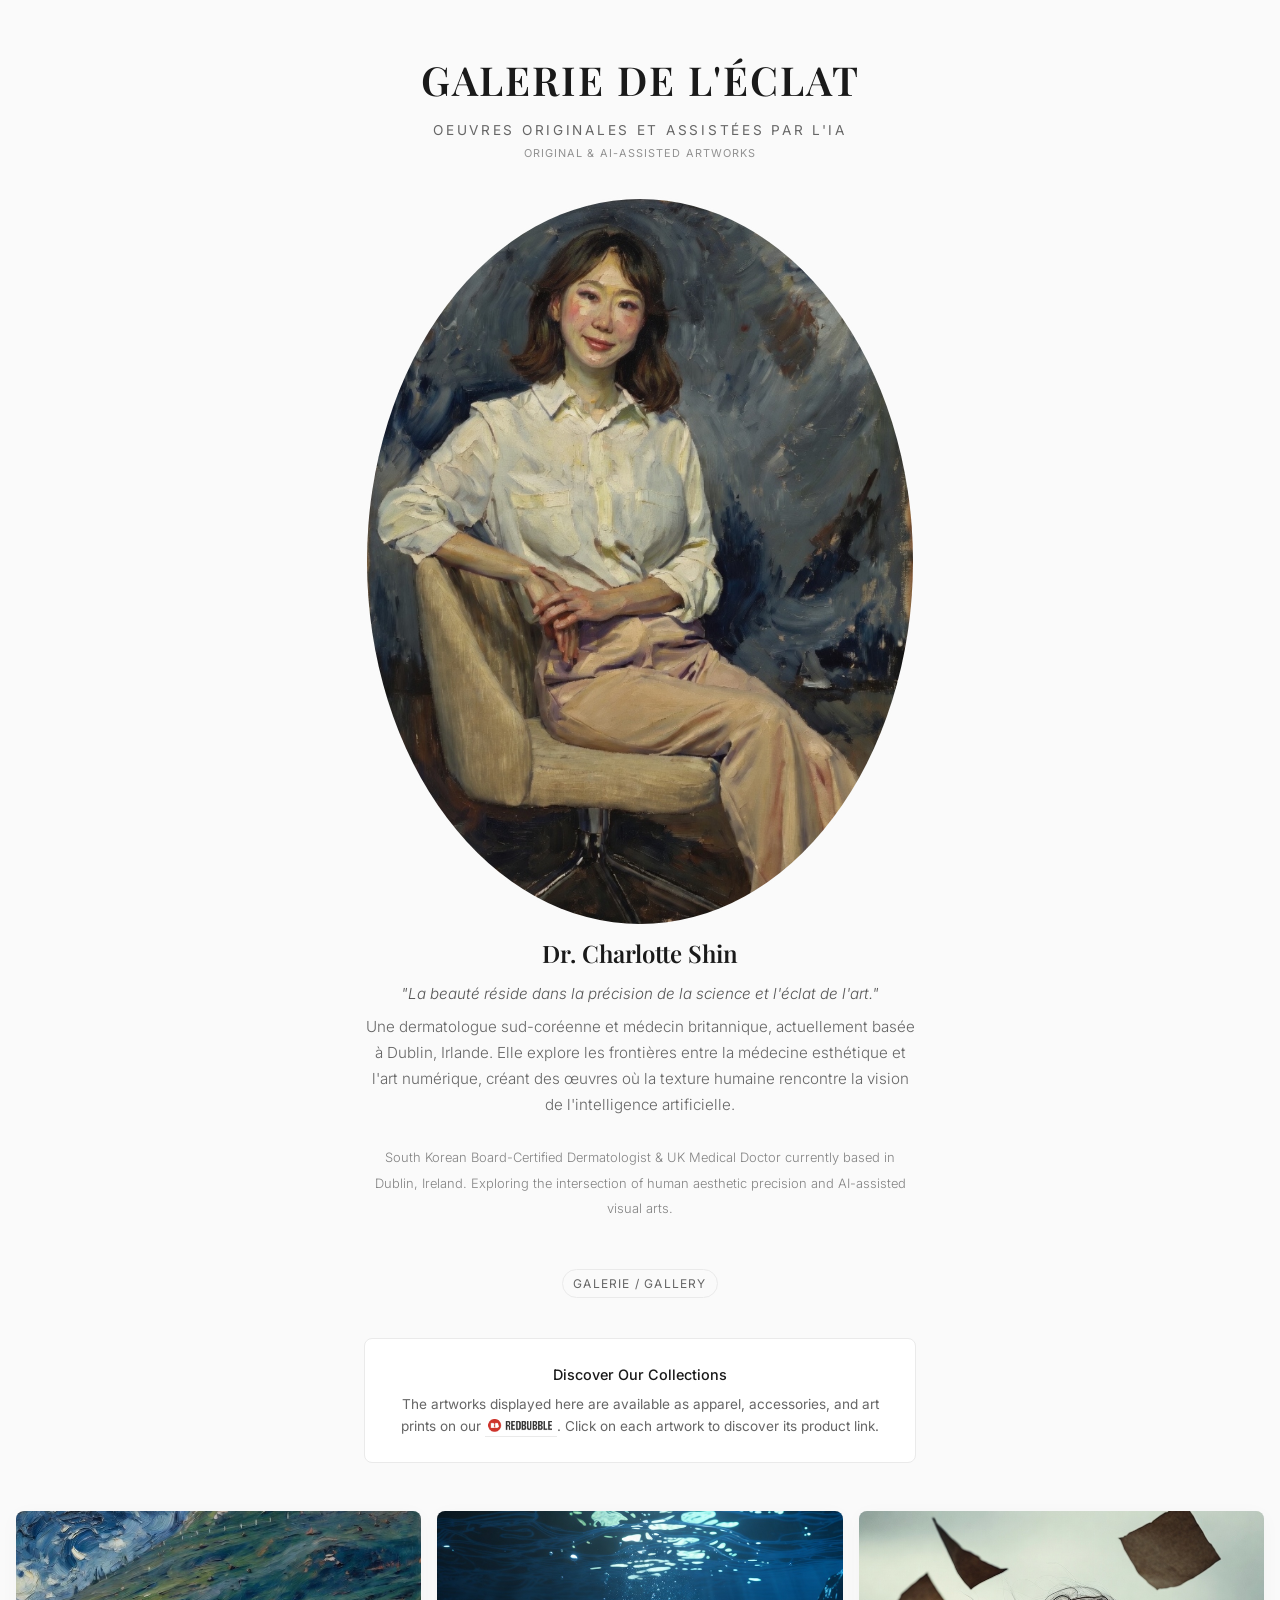
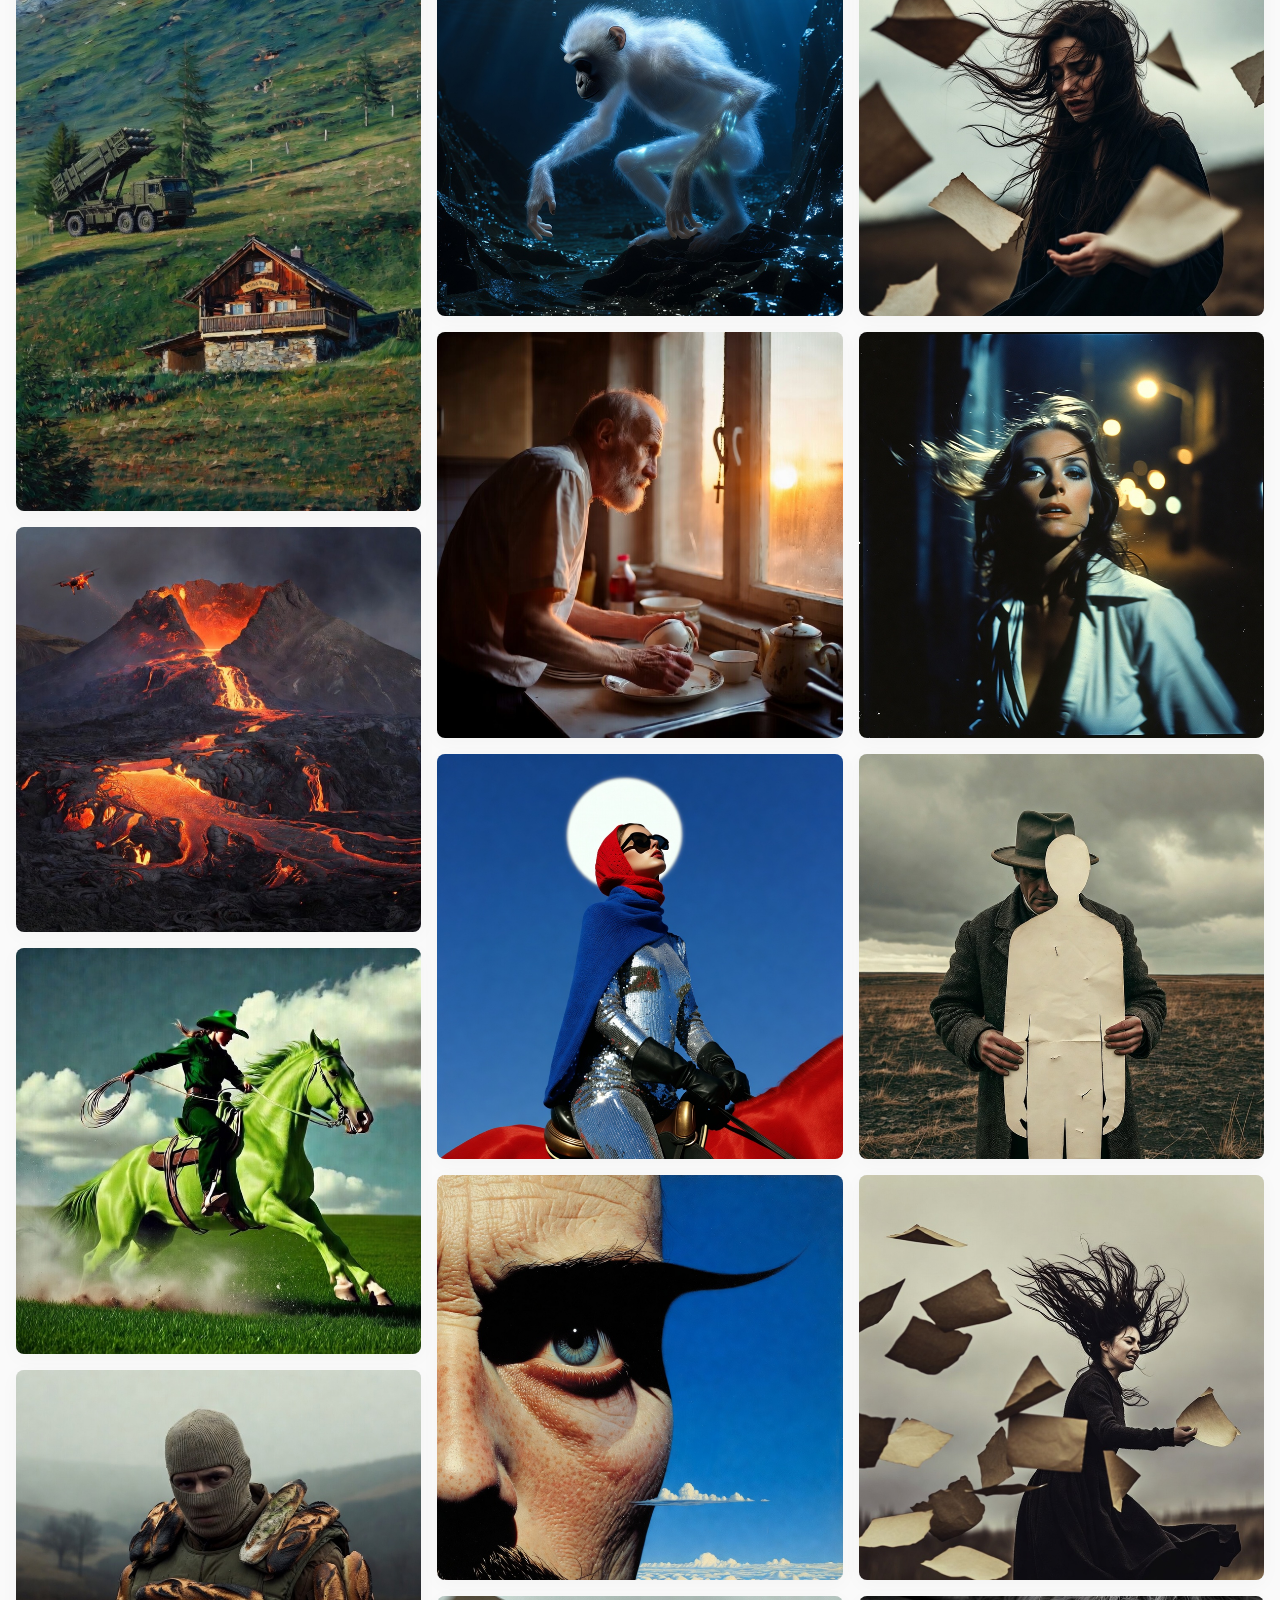
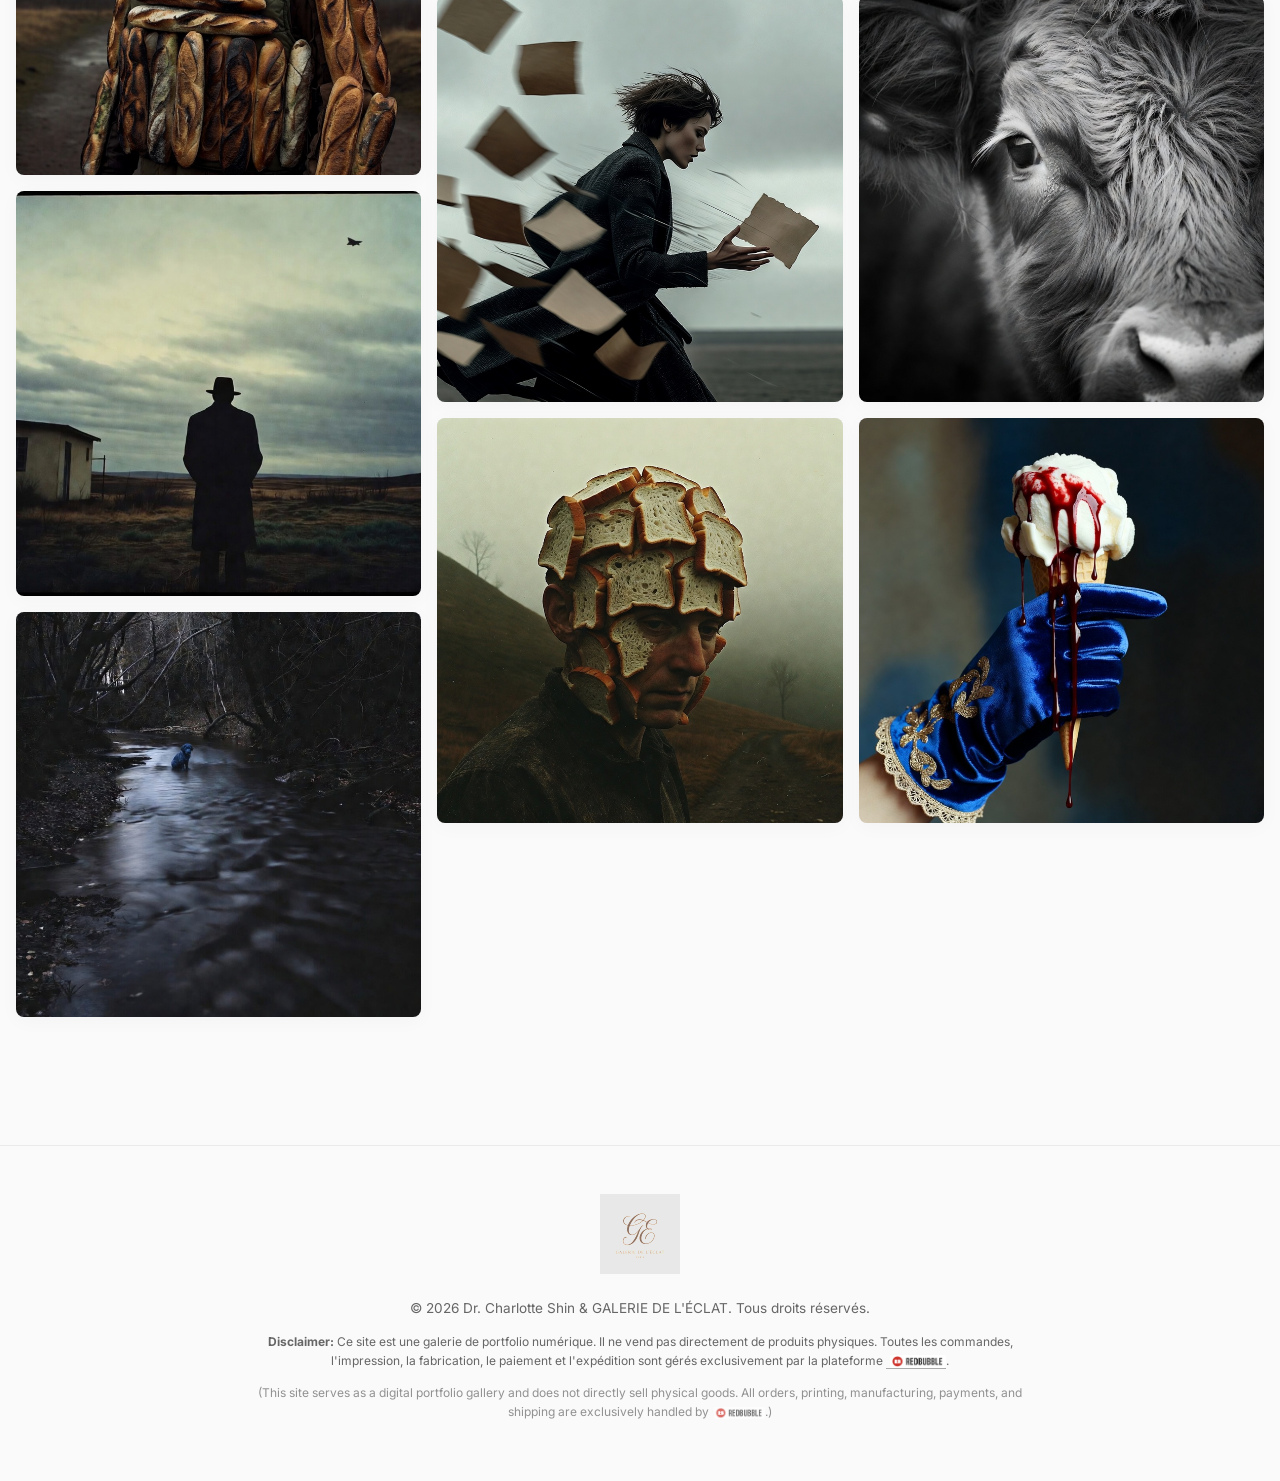
<file: index.html>
<!DOCTYPE html>
<html lang="fr" class="antialiased">
<head>
    <meta charset="UTF-8">
    <meta name="viewport" content="width=device-width, initial-scale=1.0">
    <title>GALERIE DE L'ÉCLAT | The Glow Gallery</title>
    <link rel="stylesheet" href="style.css">
</head>
<body>

    <!-- Header Section -->
    <header>
        <h1 class="brand-title">GALERIE DE L'ÉCLAT</h1>
        <p class="brand-subtitle">Oeuvres Originales et Assistées par l'IA<br><span style="font-size: 0.8em; letter-spacing: 0.1em; opacity: 0.7;">Original & AI-Assisted Artworks</span></p>
    </header>

    <!-- Artist Profile Section -->
    <section class="profile-section">
        <div class="profile-image-container">
            <!-- Uses the recently updated Author Avatar -->
            <img src="author_profile_v2.jpg" alt="Dr. Charlotte Shin" id="author-avatar" class="profile-avatar" style="cursor: pointer;" onerror="this.src='https://via.placeholder.com/150/222222/ffffff?text=Charlotte'">
        </div>
        <h2 class="profile-name">Dr. Charlotte Shin</h2>
        <p class="profile-bio" style="font-style: italic; margin-bottom: 0.5rem; color: #555;">
            "La beauté réside dans la précision de la science et l'éclat de l'art."
        </p>
        <p class="profile-bio">
            Une dermatologue sud-coréenne et médecin britannique, actuellement basée à Dublin, Irlande. Elle explore les frontières entre la médecine esthétique et l'art numérique, créant des œuvres où la texture humaine rencontre la vision de l'intelligence artificielle.<br><br>
            <span style="font-size: 0.85em; opacity: 0.8;">South Korean Board-Certified Dermatologist & UK Medical Doctor currently based in Dublin, Ireland. Exploring the intersection of human aesthetic precision and AI-assisted visual arts.</span>
        </p>
        <div class="profile-tags">
            <span class="tag">Galerie / Gallery</span>
        </div>
        
        <div class="shop-notice" style="margin-top: 2.5rem; padding: 1.5rem; border: 1px solid var(--border-color); border-radius: 8px; background-color: #fff;">
            <p style="font-family: var(--font-sans); font-size: 0.9rem; color: var(--text-primary); margin-bottom: 0.5rem; font-weight: 500;">
                Discover Our Collections
            </p>
            <p style="font-family: var(--font-sans); font-size: 0.85rem; color: var(--text-secondary); line-height: 1.6;">
                The artworks displayed here are available as apparel, accessories, and art prints on our <strong><a href="https://www.redbubble.com/" target="_blank" rel="noopener noreferrer" style="color: var(--text-primary); text-decoration: none; border-bottom: 1px solid var(--border-color); padding-bottom: 2px;"><img src="logo_redbubble.png" alt="REDBUBBLE" style="height: 1.25em; vertical-align: text-bottom; border-radius: 4px;"></a></strong>. Click on each artwork to discover its product link.
            </p>
        </div>
    </section>

    <!-- Masonry Gallery Section -->
    <main class="gallery-container" id="gallery-container">
        <!-- Gallery items injected by script.js -->
    </main>

    <!-- Lightbox Modal for Gallery Artworks -->
    <div id="lightbox-modal" class="modal">
        <span class="modal-close" id="modal-close">&times;</span>
        <div class="modal-content">
            <div class="modal-image-container">
                <img id="modal-img">
            </div>
            <div class="modal-details" id="modal-details">
                <h3 id="modal-title"></h3>
                <p id="modal-category" style="font-style: italic; color: #888; font-size: 0.9em; margin-bottom: 0.5rem;"></p>
                <p id="modal-desc"></p>
                <div style="display: flex; gap: 10px; margin-top: auto; align-self: flex-start; align-items: center; justify-content: flex-start; flex-wrap: wrap;">
                    <button class="rb-btn" onclick="document.getElementById('modal-close').click();" style="background: transparent; color: var(--text-primary); border: 1px solid var(--border-color); display: inline-flex; align-items: center; justify-content: center; padding: 10px 20px; font-weight: 600; cursor: pointer;">&#8592; BACK TO GALLERY</button>
                    <a id="modal-link" href="#" target="_blank" class="rb-btn" style="display: inline-flex; align-items: center; justify-content: center; gap: 8px;">GET IT ON <img src="logo_redbubble.png" alt="REDBUBBLE" style="height: 16px; border-radius: 4px;"></a>
                </div>
            </div>
        </div>
    </div>

    <!-- Author Profile Modal -->
    <div id="author-modal" class="modal">
        <span class="author-modal-close" style="position: absolute; top: 15px; right: 25px; color: #fff; font-size: 35px; font-weight: 300; cursor: pointer; transition: 0.3s; z-index: 1001;">&times;</span>
        <div class="modal-content" style="max-width: 900px;">
            <div class="modal-image-container">
                <img src="author_profile_v2.jpg" id="author-modal-img">
            </div>
            <div class="modal-details" id="author-modal-details" style="display: flex; flex-direction: column; justify-content: center;">
                <h3 style="font-family: 'Playfair Display', serif; font-size: 2rem; margin-bottom: 0.2rem; color: #fff;">Dr. Charlotte Shin</h3>
                <p style="font-style: italic; color: #aaa; font-size: 0.9em; margin-bottom: 1.5rem; letter-spacing: 1px;">Scientific Precision & Visionary Aesthetics</p>
                <p style="color: #ccc; line-height: 1.6; font-size: 0.95em;">
                    <strong>Curriculum Vitae / Parcours</strong><br><br>
                    Dr. Charlotte Shin est une spécialiste en dermatologie originaire de Corée du Sud et un médecin qualifié au Royaume-Uni. Actuellement résidente à Dublin, en Irlande, elle mène une carrière hybride unique où son expertise clinique sur la structure et la texture de la peau rencontre sa passion pour les arts visuels assistés par l'IA.<br><br>
                    Son œuvre "L'Atelier Antigravity" est une méditation visuelle sur la frontière entre la biologie humaine et les algorithmes génératifs, incarnant l'esthétique d'une science perfectionnée.<br><br>
                    <span style="opacity: 0.8; font-size: 0.9em;">(Dr. Charlotte Shin is a South Korean Board-Certified Dermatologist and a UK Medical Doctor currently based in Dublin. She leads a unique hybrid discipline combining her clinical expertise in skin physiology with her passion for AI-assisted visual arts.)</span>
                </p>
            </div>
        </div>
    </div>

    <!-- Footer / Disclaimer -->
    <footer class="gallery-footer">
        <div class="footer-content">
            <img src="logo.png" alt="Galerie de L'Éclat Logo" class="footer-logo" onerror="this.style.display='none'">
            <p>&copy; 2026 Dr. Charlotte Shin &amp; GALERIE DE L'ÉCLAT. Tous droits réservés.</p>
            <p class="disclaimer">
                <strong>Disclaimer:</strong> Ce site est une galerie de portfolio numérique. Il ne vend pas directement de produits physiques. Toutes les commandes, l'impression, la fabrication, le paiement et l'expédition sont gérés exclusivement par la plateforme <a href="https://www.redbubble.com" target="_blank" rel="noopener noreferrer" style="color: inherit; text-decoration: none; font-weight: 600; border-bottom: 1px solid #aaa;"><img src="logo_redbubble.png" alt="REDBUBBLE" style="height: 1.1em; vertical-align: text-bottom; margin-left: 4px; border-radius: 2px;"></a>.
            </p>
            <p class="disclaimer" style="opacity: 0.7;">
                (This site serves as a digital portfolio gallery and does not directly sell physical goods. All orders, printing, manufacturing, payments, and shipping are exclusively handled by <img src="logo_redbubble.png" alt="REDBUBBLE" style="height: 1em; vertical-align: text-bottom; margin-left: 2px; border-radius: 2px;">.)
            </p>
        </div>
    </footer>

    <script src="gallery_data.js"></script>
    <script src="script.js"></script>
</body>
</html>
</file>
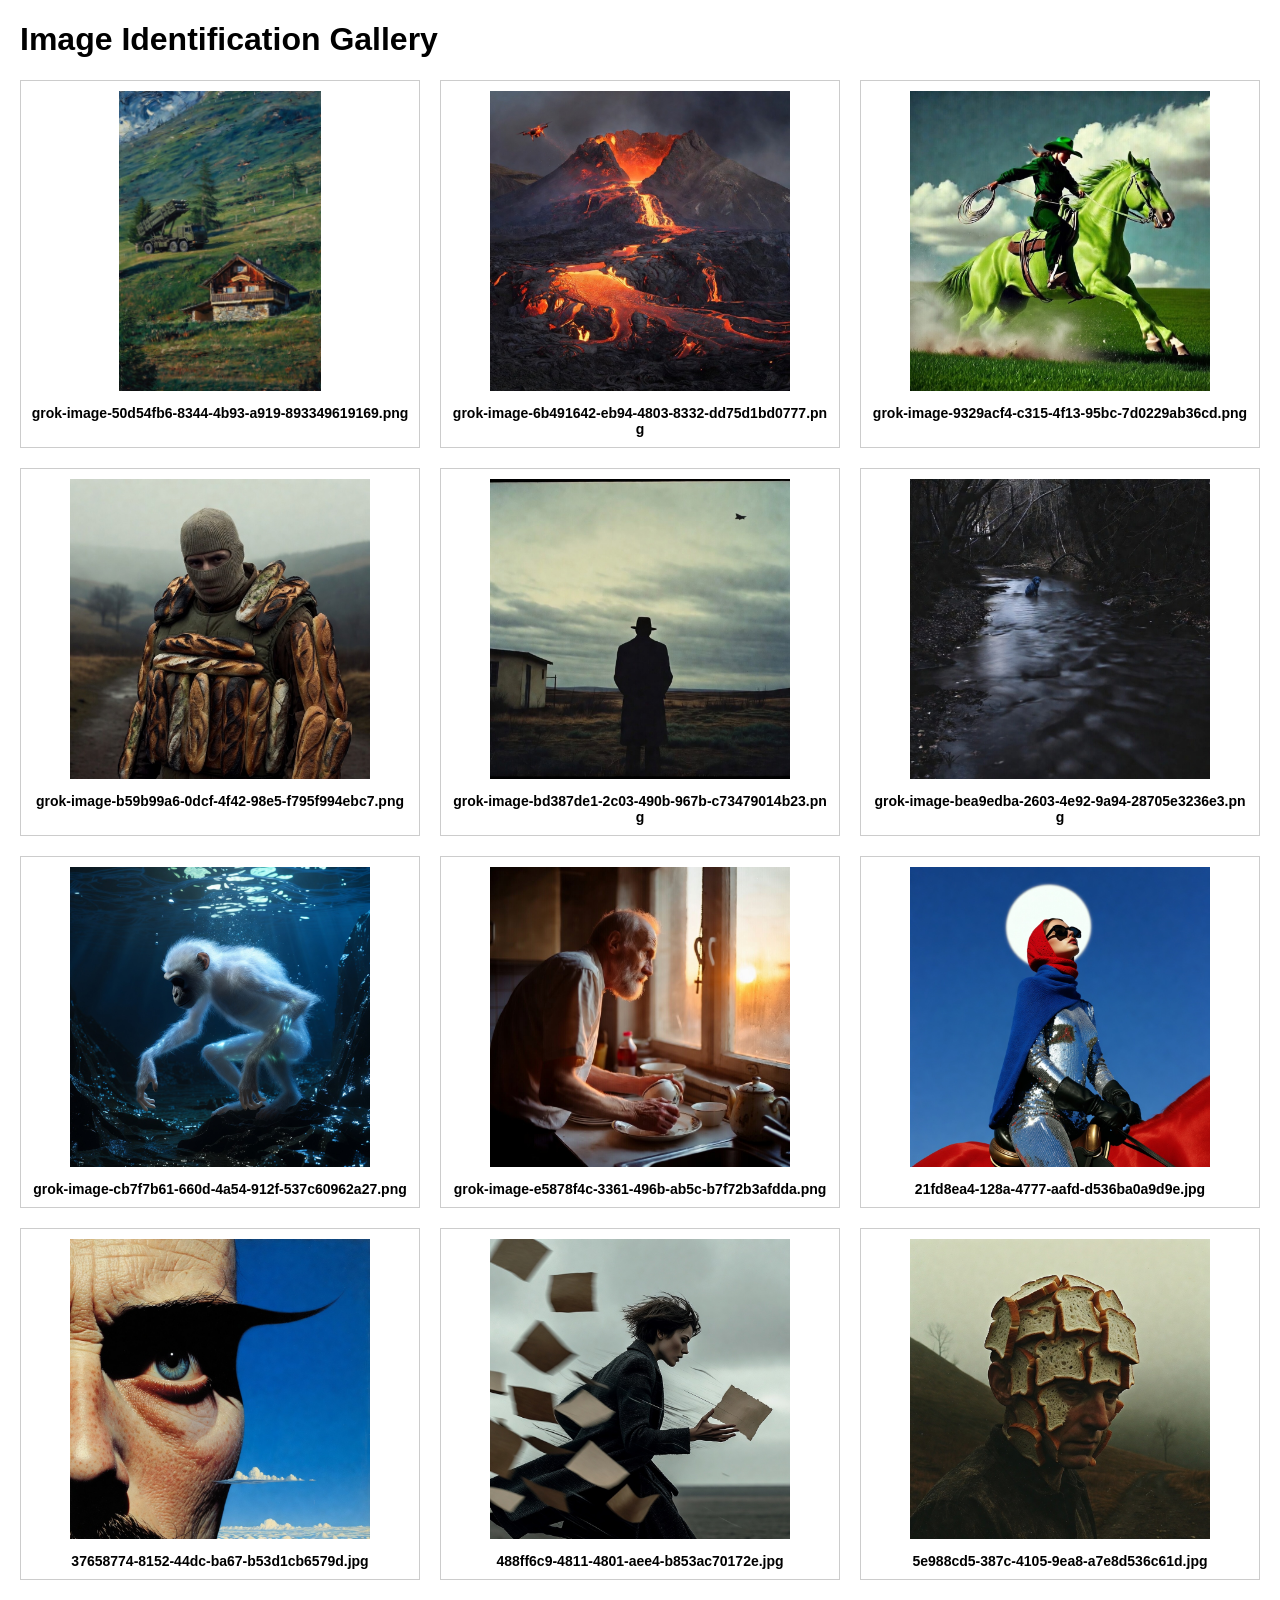
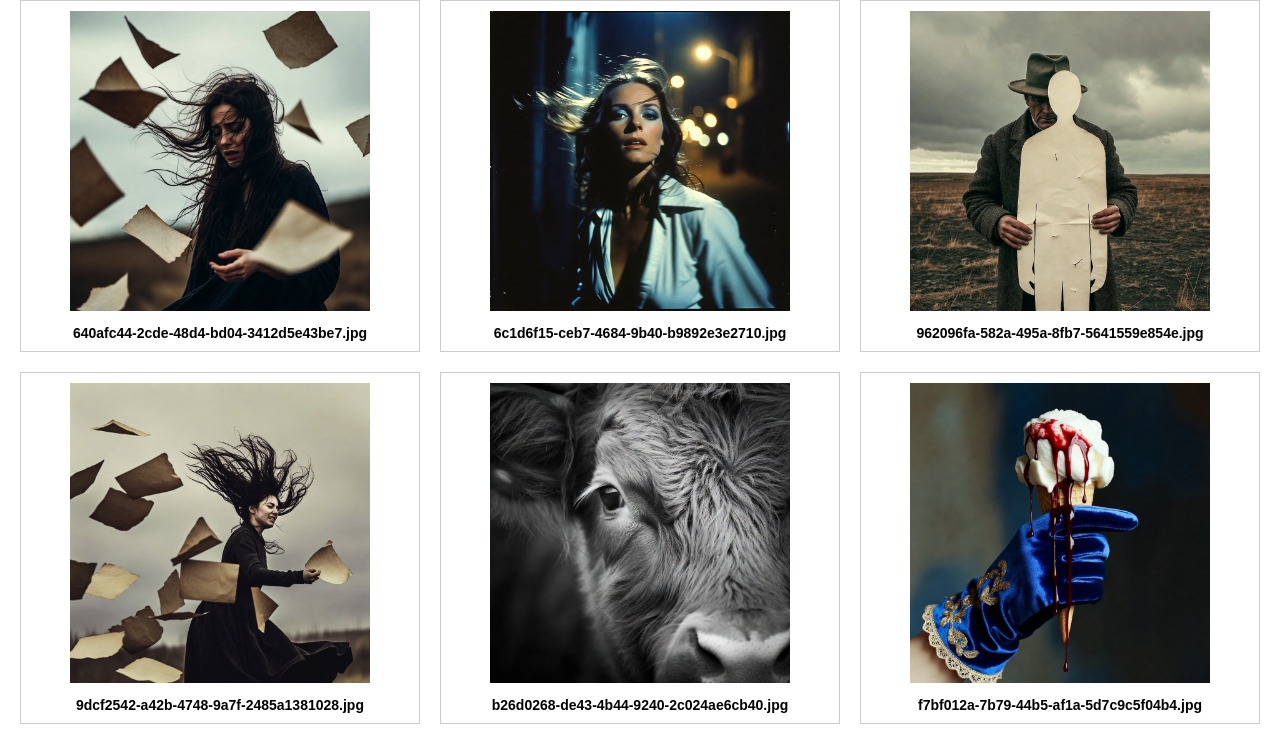
<file: preview.html>
<!DOCTYPE html>
<html>
<head>
    <meta charset="utf-8">
    <title>Gallery Preview</title>
    <style>
        body { font-family: sans-serif; background: #fff; margin: 20px; }
        .grid { display: grid; grid-template-columns: repeat(3, 1fr); gap: 20px; }
        .item { border: 1px solid #ccc; padding: 10px; text-align: center; }
        img { max-width: 100%; height: 300px; object-fit: contain; }
        .filename { word-break: break-all; font-weight: bold; font-size: 14px; margin-top: 10px; }
    </style>
</head>
<body>
    <h1>Image Identification Gallery</h1>
    <div class="grid" id="grid"></div>
    <script>
        const images = [
            "grok-image-50d54fb6-8344-4b93-a919-893349619169.png",
            "grok-image-6b491642-eb94-4803-8332-dd75d1bd0777.png",
            "grok-image-9329acf4-c315-4f13-95bc-7d0229ab36cd.png",
            "grok-image-b59b99a6-0dcf-4f42-98e5-f795f994ebc7.png",
            "grok-image-bd387de1-2c03-490b-967b-c73479014b23.png",
            "grok-image-bea9edba-2603-4e92-9a94-28705e3236e3.png",
            "grok-image-cb7f7b61-660d-4a54-912f-537c60962a27.png",
            "grok-image-e5878f4c-3361-496b-ab5c-b7f72b3afdda.png",
            "21fd8ea4-128a-4777-aafd-d536ba0a9d9e.jpg",
            "37658774-8152-44dc-ba67-b53d1cb6579d.jpg",
            "488ff6c9-4811-4801-aee4-b853ac70172e.jpg",
            "5e988cd5-387c-4105-9ea8-a7e8d536c61d.jpg",
            "640afc44-2cde-48d4-bd04-3412d5e43be7.jpg",
            "6c1d6f15-ceb7-4684-9b40-b9892e3e2710.jpg",
            "962096fa-582a-495a-8fb7-5641559e854e.jpg",
            "9dcf2542-a42b-4748-9a7f-2485a1381028.jpg",
            "b26d0268-de43-4b44-9240-2c024ae6cb40.jpg",
            "f7bf012a-7b79-44b5-af1a-5d7c9c5f04b4.jpg"
        ];
        
        const grid = document.getElementById("grid");
        images.forEach(filename => {
            const div = document.createElement("div");
            div.className = "item";
            div.innerHTML = `<img src="visualizations/${filename}"><div class="filename">${filename}</div>`;
            grid.appendChild(div);
        });
    </script>
</body>
</html>
</file>
<file: style.css>
@import url('https://fonts.googleapis.com/css2?family=Inter:wght@300;400;500;600&family=Playfair+Display:ital,wght@0,400;0,600;0,700;1,400&display=swap');

:root {
  --bg-color: #fafafa;
  --text-primary: #1a1a1a;
  --text-secondary: #666666;
  --border-color: #eaeaea;
  --accent-color: #d4af37; /* Subtle gold for premium feel */
  --font-serif: 'Playfair Display', serif;
  --font-sans: 'Inter', -apple-system, BlinkMacSystemFont, sans-serif;
  --spacing-unit: 8px;
  --transition-smooth: all 0.4s cubic-bezier(0.16, 1, 0.3, 1);
}

* {
  box-sizing: border-box;
  margin: 0;
  padding: 0;
}

body {
  font-family: var(--font-sans);
  background-color: var(--bg-color);
  color: var(--text-primary);
  line-height: 1.6;
  -webkit-font-smoothing: antialiased;
}

/* Header & Navigation */
header {
  padding: calc(var(--spacing-unit) * 6) calc(var(--spacing-unit) * 4) calc(var(--spacing-unit) * 4);
  text-align: center;
  position: relative;
  background: linear-gradient(to bottom, rgba(250,250,250,1) 80%, rgba(250,250,250,0));
  z-index: 10;
}

.brand-title {
  font-family: var(--font-serif);
  font-size: 2.5rem;
  font-weight: 600;
  letter-spacing: 0.05em;
  margin-bottom: calc(var(--spacing-unit) * 1);
  color: var(--text-primary);
}

.brand-subtitle {
  font-family: var(--font-sans);
  font-size: 0.85rem;
  letter-spacing: 0.2em;
  text-transform: uppercase;
  color: var(--text-secondary);
  font-weight: 400;
}

.profile-section {
  max-width: 600px;
  margin: 0 auto calc(var(--spacing-unit) * 6);
  padding: 0 calc(var(--spacing-unit) * 3);
  text-align: center;
}

.profile-avatar-container {
  width: 120px;
  height: 120px;
  margin: 0 auto calc(var(--spacing-unit) * 3);
  border-radius: 50%;
  padding: 3px;
  background: linear-gradient(45deg, #f09433 0%, #e6683c 25%, #dc2743 50%, #cc2366 75%, #bc1888 100%); 
  /* Instagram style gradient border effect */
}

.profile-avatar {
  width: 100%;
  height: 100%;
  border-radius: 50%;
  object-fit: cover;
  border: 3px solid var(--bg-color);
  background-color: var(--bg-color);
}

.profile-name {
  font-family: var(--font-serif);
  font-size: 1.5rem;
  font-weight: 600;
  margin-bottom: calc(var(--spacing-unit) * 1);
}

.profile-bio {
  font-family: var(--font-sans);
  font-size: 0.95rem;
  color: var(--text-secondary);
  font-weight: 300;
  line-height: 1.7;
}

.profile-tags {
  margin-top: calc(var(--spacing-unit) * 6);
  display: flex;
  justify-content: center;
  gap: calc(var(--spacing-unit) * 1.5);
  flex-wrap: wrap;
}

.tag {
  font-size: 0.75rem;
  text-transform: uppercase;
  letter-spacing: 0.1em;
  color: var(--text-secondary);
  background: transparent;
  padding: 4px 10px;
  border: 1px solid var(--border-color);
  border-radius: 20px;
}

/* Masonry Gallery Grid */
.gallery-container {
  max-width: 1400px;
  margin: 0 auto;
  padding: 0 calc(var(--spacing-unit) * 2) calc(var(--spacing-unit) * 10);
  column-count: 3;
  column-gap: calc(var(--spacing-unit) * 2);
}

.gallery-item {
  break-inside: avoid;
  margin-bottom: calc(var(--spacing-unit) * 2);
  position: relative;
  overflow: hidden;
  border-radius: 8px; /* Slight rounding for modern feel */
  cursor: pointer;
  background-color: var(--border-color); /* placeholder color before load */
  box-shadow: 0 4px 20px rgba(0,0,0,0.03);
  transform: translateY(0);
  transition: var(--transition-smooth);
}

.gallery-item img {
  width: 100%;
  height: auto;
  display: block;
  transition: var(--transition-smooth);
  object-fit: cover;
}

/* Hover Effects */
.gallery-item:hover {
  transform: translateY(-4px);
  box-shadow: 0 12px 30px rgba(0,0,0,0.1);
}

.gallery-item:hover img {
  transform: scale(1.03);
}

.gallery-overlay {
  position: absolute;
  top: 0; left: 0; right: 0; bottom: 0;
  background: linear-gradient(to top, rgba(0,0,0,0.6) 0%, rgba(0,0,0,0) 50%);
  opacity: 0;
  transition: var(--transition-smooth);
  display: flex;
  flex-direction: column;
  justify-content: flex-end;
  padding: calc(var(--spacing-unit) * 3);
  color: white;
}

.gallery-item:hover .gallery-overlay {
  opacity: 1;
}

.item-title {
  font-family: var(--font-serif);
  font-size: 1.25rem;
  margin-bottom: 4px;
}

.item-desc {
  font-family: var(--font-sans);
  font-size: 0.8rem;
  font-weight: 300;
  opacity: 0.9;
}

/* Lightbox / Modal */
.modal {
  position: fixed;
  top: 0; left: 0; width: 100%; height: 100%;
  background: rgba(250, 250, 250, 0.95);
  backdrop-filter: blur(10px);
  z-index: 1000;
  display: none;
  opacity: 0;
  transition: opacity 0.3s ease;
  overflow-y: auto;
  align-items: center;
  justify-content: center;
}

.modal.active {
  display: flex;
  opacity: 1;
}

.modal-close {
  position: fixed;
  top: 30px;
  right: 40px;
  background: none;
  border: none;
  font-size: 2rem;
  color: var(--text-primary);
  cursor: pointer;
  z-index: 1001;
  transition: transform 0.3s ease;
}

.modal-close:hover {
  transform: scale(1.1);
}

.modal-content {
  display: flex;
  flex-direction: column;
  background: white;
  border-radius: 12px;
  overflow: hidden;
  box-shadow: 0 20px 60px rgba(0,0,0,0.08);
  max-width: 900px;
  width: 90%;
  margin: auto;
  transform: translateY(20px);
  transition: transform 0.4s cubic-bezier(0.16, 1, 0.3, 1);
}

.modal.active .modal-content {
  transform: translateY(0);
}

@media (min-width: 768px) {
  .modal-content {
    flex-direction: row;
    max-height: 80vh;
  }
}

.modal-image-container {
  flex: 1.5;
  background: #f5f5f5;
  display: flex;
  align-items: center;
  justify-content: center;
  overflow: hidden;
  position: relative;
  min-height: 300px; /* Ensure container has height */
}

.modal-image-container img {
  width: 100%;
  height: 100%;
  object-fit: cover;
}

.modal-details {
  flex: 1;
  padding: calc(var(--spacing-unit) * 5);
  display: flex;
  flex-direction: column;
  justify-content: center;
  background: white;
}

.modal-title {
  font-family: var(--font-serif);
  font-size: 2.2rem;
  font-style: italic;
  font-weight: 500;
  color: var(--text-primary);
  margin-bottom: calc(var(--spacing-unit) * 1);
  line-height: 1.2;
}

.modal-category {
  font-family: var(--font-sans);
  font-size: 0.75rem;
  text-transform: uppercase;
  letter-spacing: 0.15em;
  color: #888;
  margin-bottom: calc(var(--spacing-unit) * 1.5);
  font-weight: 500;
}

.modal-description {
  font-family: var(--font-serif);
  font-size: 1.05rem;
  color: #444;
  line-height: 1.8;
  margin-bottom: calc(var(--spacing-unit) * 4);
}

.rb-btn {
  display: inline-block;
  background-color: var(--text-primary);
  color: white;
  text-decoration: none;
  padding: 14px 28px;
  font-family: var(--font-sans);
  font-size: 0.9rem;
  font-weight: 500;
  letter-spacing: 0.05em;
  border-radius: 30px;
  text-align: center;
  transition: var(--transition-smooth);
  border: 1px solid var(--text-primary);
}

.rb-btn:hover {
  background-color: white;
  color: var(--text-primary);
  box-shadow: 0 4px 15px rgba(0,0,0,0.1);
}

/* Footer / Disclaimer */
.gallery-footer {
  text-align: center;
  padding: calc(var(--spacing-unit) * 6) calc(var(--spacing-unit) * 3);
  background-color: var(--bg-color);
  border-top: 1px solid var(--border-color);
  margin-top: calc(var(--spacing-unit) * 6);
}

.footer-logo {
  max-width: 80px;
  height: auto;
  margin: 0 auto calc(var(--spacing-unit) * 3);
  display: block;
  opacity: 0.85;
  filter: sepia(0.35) hue-rotate(-15deg) contrast(1.15) brightness(0.9);
}

.footer-content {
  max-width: 800px;
  margin: 0 auto;
}

.gallery-footer p {
  font-family: var(--font-sans);
  font-size: 0.85rem;
  color: var(--text-secondary);
  margin-bottom: calc(var(--spacing-unit) * 1.5);
}

.gallery-footer .disclaimer {
  font-size: 0.75rem;
  line-height: 1.6;
}

.gallery-footer a {
  color: var(--text-primary);
  text-decoration: underline;
  transition: opacity 0.3s;
}

.gallery-footer a:hover {
  opacity: 0.7;
}

/* Responsive adjustments */
@media (max-width: 1024px) {
  .gallery-container { column-count: 2; }
}

@media (max-width: 768px) {
  .brand-title { font-size: 2rem; }
  .profile-name { font-size: 1.3rem; }
  .gallery-container { 
    column-count: 2; 
    gap: calc(var(--spacing-unit) * 1.5); 
    padding: 0 calc(var(--spacing-unit) * 1.5) calc(var(--spacing-unit) * 8);
  }
  .modal-close { top: 15px; right: 15px; font-size: 1.5rem; background: rgba(255,255,255,0.7); border-radius: 50%; width: 36px; height: 36px; display: flex; align-items: center; justify-content: center; }
  .author-modal-close { top: 15px !important; right: 15px !important; font-size: 28px !important; }
}

@media (max-width: 600px) {
  .gallery-container { column-count: 1; display: flex; flex-direction: column; }
  .gallery-item { margin-bottom: calc(var(--spacing-unit) * 2.5); width: 100%; }
  
  .modal-content { 
    max-height: 90vh; 
    flex-direction: column; 
    width: 92%; 
    overflow-y: auto; 
    -webkit-overflow-scrolling: touch; 
  }
  
  .modal-image-container { 
    min-height: 35vh; 
    max-height: 45vh; 
    flex: none; 
    position: relative;
  }
  
  .modal-details { 
    padding: calc(var(--spacing-unit) * 3); 
    flex: none; 
  }
  
  .modal-title { font-size: 1.5rem; }
  .modal-description { font-size: 0.95rem; margin-bottom: calc(var(--spacing-unit) * 3); }
  .rb-btn { padding: 12px 20px; font-size: 0.85rem; width: 100%; }
}
</file>
